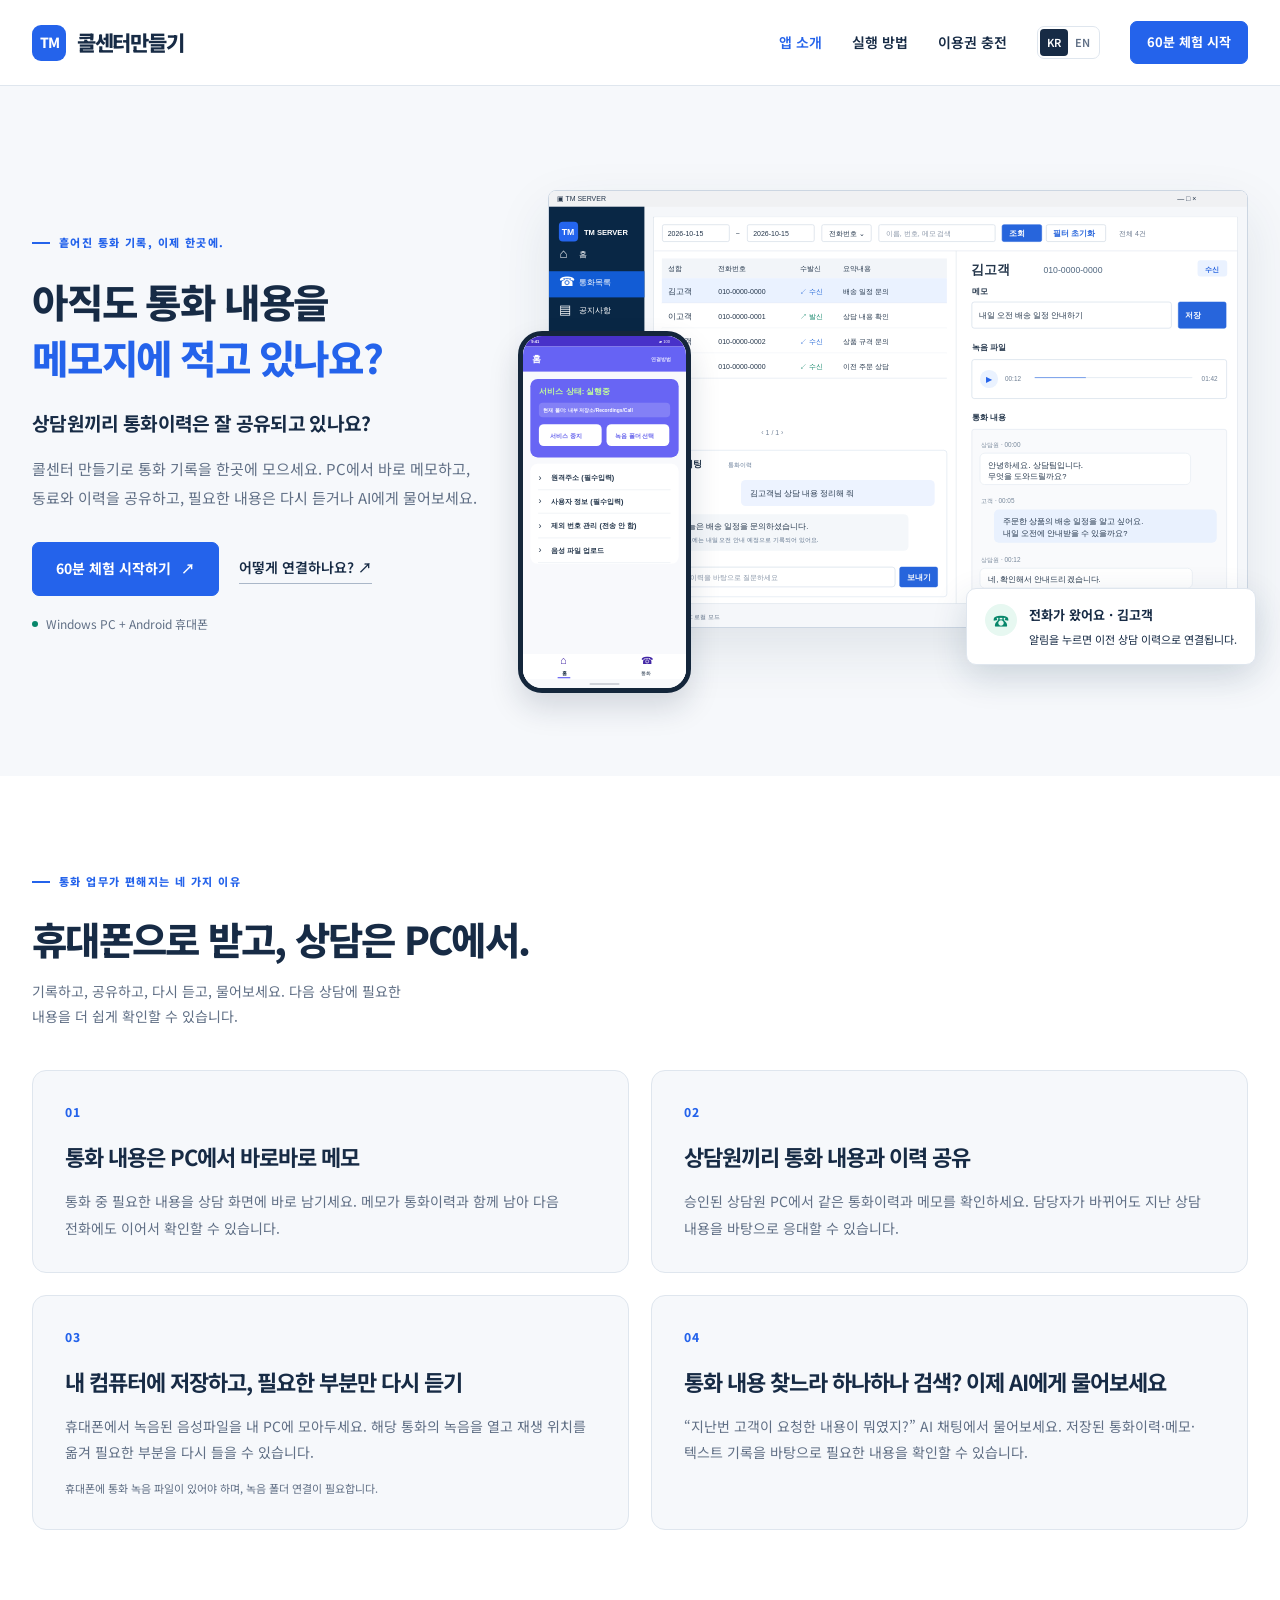
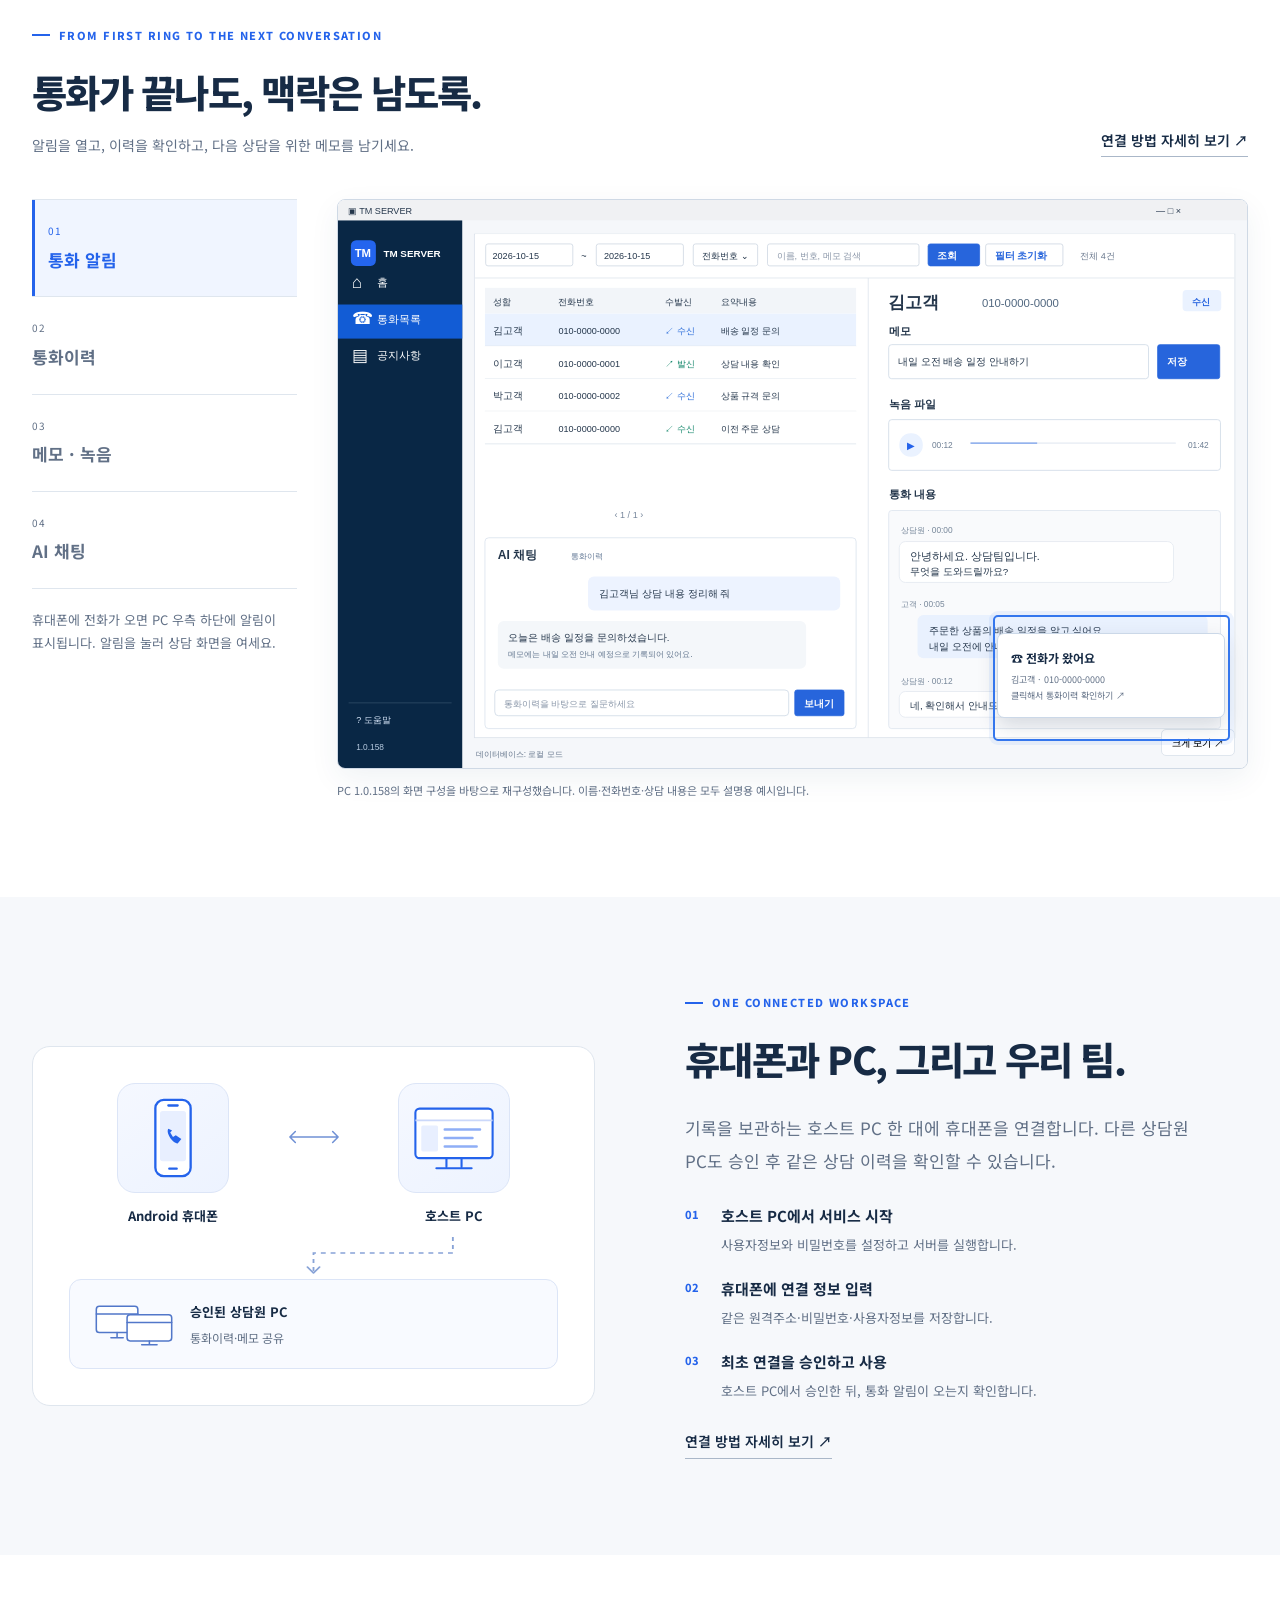
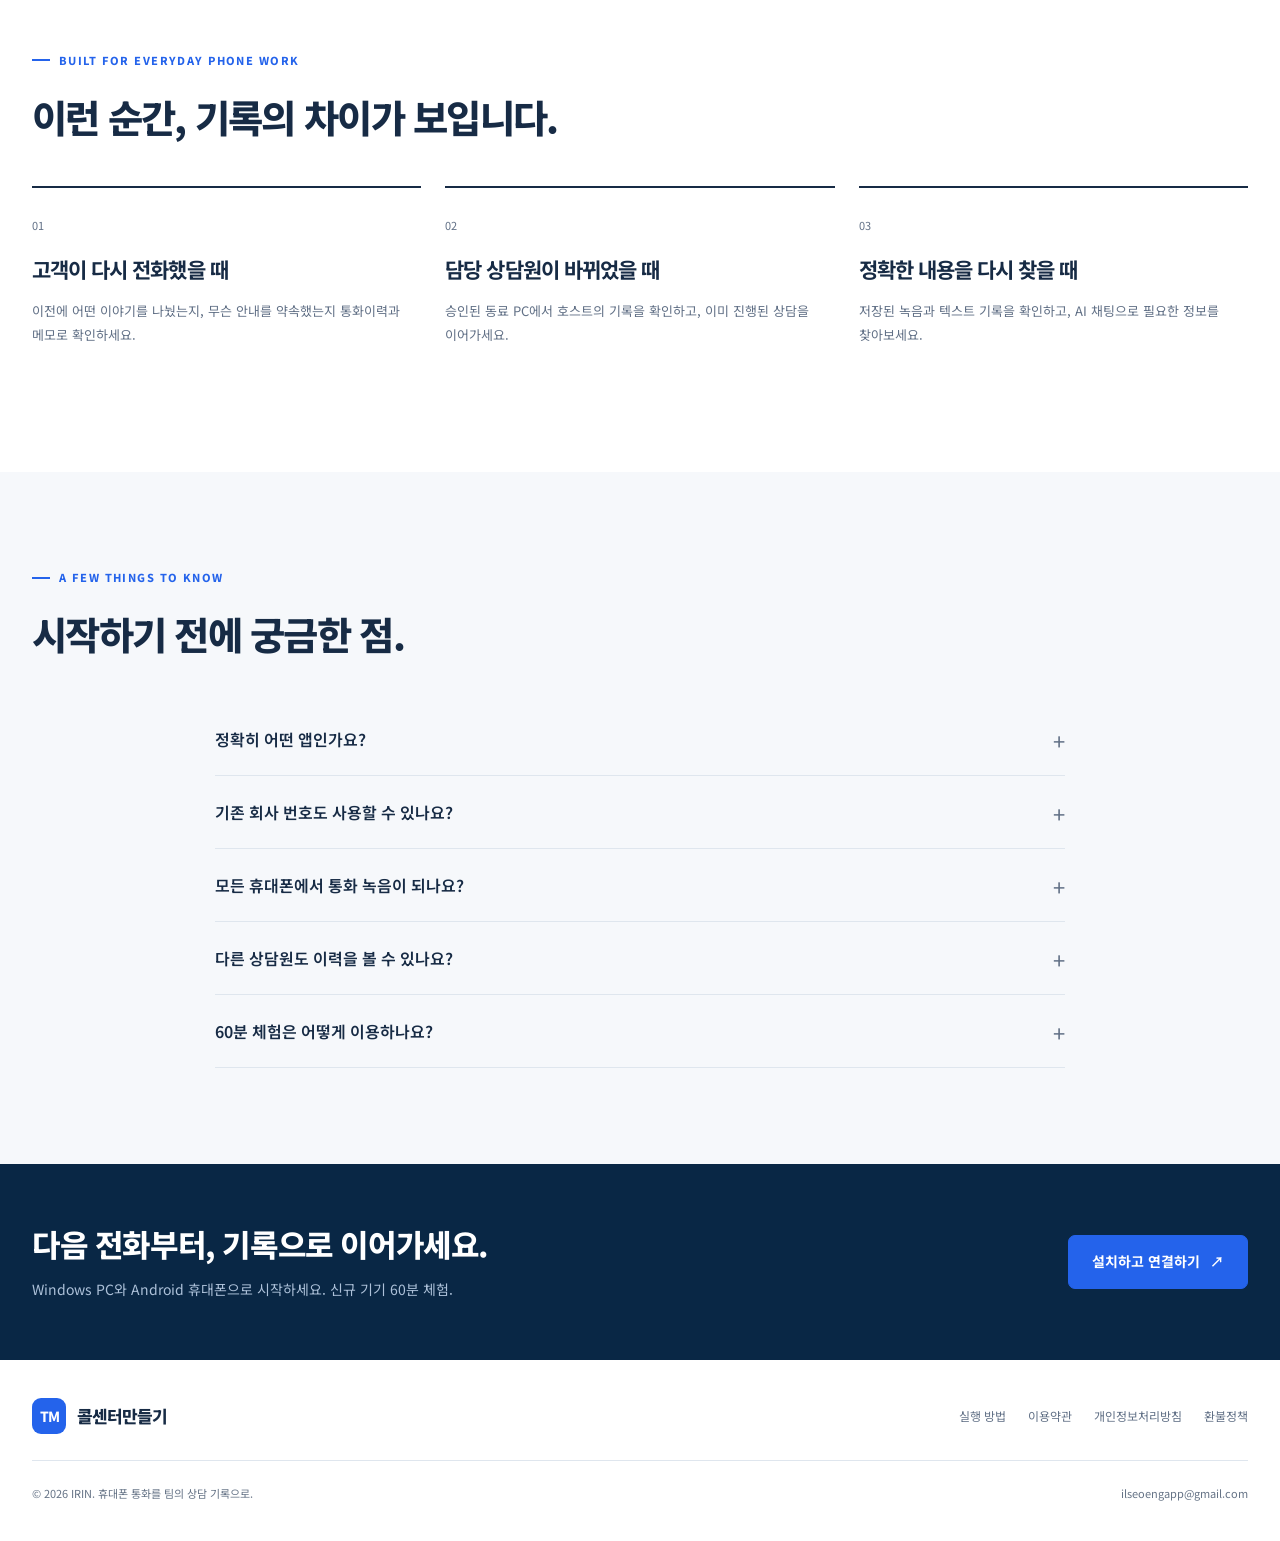
<file: index.html>
<!DOCTYPE html>
<html lang="ko">
 <head>
  <meta charset="utf-8"/>
  <meta content="width=device-width, initial-scale=1" name="viewport"/>
  <meta content="#092745" name="theme-color"/>
  <title>
   콜센터만들기 | 휴대폰으로 받고, PC에서 이어가는 상담
  </title>
  <meta content="Android 휴대폰 통화 알림, 통화이력과 메모, 녹음 다시 듣기, AI 채팅까지. Windows PC와 연결하고 상담원끼리 기록을 공유하세요. 신규 기기 60분 체험." name="description"/>
  <link href="https://ilseoeng.github.io/" rel="canonical"/>
  <meta content="콜센터만들기 | 휴대폰으로 받고, PC에서 이어가는 상담" property="og:title"/>
  <meta content="Android 휴대폰 통화 알림, 통화이력과 메모, 녹음 다시 듣기, AI 채팅까지. Windows PC와 연결하고 상담원끼리 기록을 공유하세요. 신규 기기 60분 체험." property="og:description"/>
  <meta content="website" property="og:type"/>
  <meta content="https://ilseoeng.github.io/" property="og:url"/>
  <link href="assets/favicon.svg" rel="icon" type="image/svg+xml"/>
  <link href="assets/site.css" rel="stylesheet"/>
  <script defer="" src="assets/site.js">
  </script>
 </head>
 <body>
  <a class="skip" href="#main">
   본문으로 바로가기
  </a>
  <header class="header">
   <div class="wrap header-inner">
    <a class="brand" href="index.html">
     <span aria-hidden="true" class="brand-mark">
      TM
     </span>
     <span data-i18n="brand">
      콜센터만들기
     </span>
    </a>
    <button aria-controls="site-nav" aria-expanded="false" aria-label="메뉴 열기" class="nav-toggle">
     ☰
    </button>
    <nav aria-label="주 메뉴" class="nav" id="site-nav">
     <a aria-current="page" href="index.html#features">
      <span data-i18n="nav.about">
       앱 소개
      </span>
     </a>
     <a href="start.html">
      <span data-i18n="nav.guide">
       실행 방법
      </span>
     </a>
     <a href="pricing.html">
      <span data-i18n="nav.topup">
       이용권 충전
      </span>
     </a>
     <div aria-label="Language" class="language">
      <button aria-pressed="true" data-language="ko">
       KR
      </button>
      <button aria-pressed="false" data-language="en">
       EN
      </button>
     </div>
     <a class="btn small" href="start.html#download">
      <span data-i18n="nav.cta">
       60분 체험 시작
      </span>
     </a>
    </nav>
   </div>
  </header>
  <main id="main">
   <section class="hero">
    <div class="wrap hero-grid">
     <div class="hero-copy">
      <div class="eyebrow" data-i18n="hero.eyebrow">
       흩어진 통화 기록, 이제 한곳에.
      </div>
      <h1>
       <span data-i18n="hero.h1">
        아직도 통화 내용을
       </span>
       <br/>
       <span class="accent" data-i18n="hero.h2">
        메모지에 적고 있나요?
       </span>
      </h1>
      <p class="hero-question" data-i18n="hero.question">
       상담원끼리 통화이력은 잘 공유되고 있나요?
      </p>
      <p class="lead" data-i18n="hero.desc">
       콜센터 만들기로 통화 기록을 한곳에 모으세요. PC에서 바로 메모하고, 동료와 이력을 공유하고, 필요한 내용은 다시 듣거나 AI에게 물어보세요.
      </p>
      <div class="hero-actions">
       <a class="btn" href="start.html#download">
        <span data-i18n="hero.cta">
         60분 체험 시작하기
        </span>
        <span aria-hidden="true">
         ↗
        </span>
       </a>
       <a class="text-link" href="start.html#pc">
        <span data-i18n="hero.link">
         어떻게 연결하나요? ↗
        </span>
       </a>
      </div>
      <div class="hero-platform">
       <span class="status-dot">
       </span>
       <span data-i18n="hero.platform">
        Windows PC + Android 휴대폰
       </span>
      </div>
     </div>
     <figure class="hero-visual" style="margin:0">
      <img alt="PC 통화목록. 통화이력, AI 채팅, 메모, 녹음 파일과 통화 내용이 한 화면에 배치됩니다." class="hero-desktop" fetchpriority="high" height="750" src="assets/screens/pc-calls.svg" width="1200"/>
      <div class="hero-phone">
       <img alt="연결된 Android 앱 홈 화면" height="870" src="assets/screens/mobile-home.svg" width="400"/>
      </div>
      <div class="hero-toast">
       <span aria-hidden="true" class="toast-icon">
        ☎
       </span>
       <div>
        <strong>
         <span data-i18n="hero.notice">
          전화가 왔어요 · 김고객
         </span>
        </strong>
        <span data-i18n="hero.notice.desc">
         알림을 누르면 이전 상담 이력으로 연결됩니다.
        </span>
       </div>
      </div>
      <figcaption class="visual-caption">
       <span data-i18n="hero.caption">
        최신 UI를 바탕으로 재구성 · 예시 데이터
       </span>
      </figcaption>
     </figure>
    </div>
   </section>
   <section class="section" id="features">
    <div class="wrap">
     <div class="section-head">
      <div>
       <div class="eyebrow" data-i18n="benefits.eye">통화 업무가 편해지는 네 가지 이유</div>
       <h2 data-i18n="benefits.title">휴대폰으로 받고, 상담은 PC에서.</h2>
       <p data-i18n="benefits.desc">기록하고, 공유하고, 다시 듣고, 물어보세요. 다음 상담에 필요한 내용을 더 쉽게 확인할 수 있습니다.</p>
      </div>
     </div>
     <div class="benefits-grid">
      <article class="benefit-card">
       <span class="benefit-number" aria-hidden="true">01</span>
       <h3 data-i18n="benefits.1">통화 내용은 PC에서 바로바로 메모</h3>
       <p data-i18n="benefits.1d">통화 중 필요한 내용을 상담 화면에 바로 남기세요. 메모가 통화이력과 함께 남아 다음 전화에도 이어서 확인할 수 있습니다.</p>
      </article>
      <article class="benefit-card">
       <span class="benefit-number" aria-hidden="true">02</span>
       <h3 data-i18n="benefits.2">상담원끼리 통화 내용과 이력 공유</h3>
       <p data-i18n="benefits.2d">승인된 상담원 PC에서 같은 통화이력과 메모를 확인하세요. 담당자가 바뀌어도 지난 상담 내용을 바탕으로 응대할 수 있습니다.</p>
      </article>
      <article class="benefit-card">
       <span class="benefit-number" aria-hidden="true">03</span>
       <h3 data-i18n="benefits.3">내 컴퓨터에 저장하고, 필요한 부분만 다시 듣기</h3>
       <p data-i18n="benefits.3d">휴대폰에서 녹음된 음성파일을 내 PC에 모아두세요. 해당 통화의 녹음을 열고 재생 위치를 옮겨 필요한 부분을 다시 들을 수 있습니다.</p>
       <small data-i18n="benefits.recording">휴대폰에 통화 녹음 파일이 있어야 하며, 녹음 폴더 연결이 필요합니다.</small>
      </article>
      <article class="benefit-card">
       <span class="benefit-number" aria-hidden="true">04</span>
       <h3 data-i18n="benefits.4">통화 내용 찾느라 하나하나 검색? 이제 AI에게 물어보세요</h3>
       <p data-i18n="benefits.4d">“지난번 고객이 요청한 내용이 뭐였지?” AI 채팅에서 물어보세요. 저장된 통화이력·메모·텍스트 기록을 바탕으로 필요한 내용을 확인할 수 있습니다.</p>
      </article>
     </div>
    </div>
   </section>
   <section class="section benefits-tour" id="walkthrough">
    <div class="wrap">
     <div class="section-head">
      <div>
       <div class="eyebrow" data-i18n="tour.eye">
        FROM FIRST RING TO THE NEXT CONVERSATION
       </div>
       <h2 data-i18n="tour.title">
        통화가 끝나도, 맥락은 남도록.
       </h2>
       <p data-i18n="tour.desc">
        알림을 열고, 이력을 확인하고, 다음 상담을 위한 메모를 남기세요.
       </p>
      </div>
      <a class="text-link" href="start.html">
       <span data-i18n="connect.link">
        연결 방법 자세히 보기 ↗
       </span>
      </a>
     </div>
     <div class="tour">
      <div class="tour-controls">
       <div aria-label="기능 흐름" class="tour-tabs" role="tablist">
        <button aria-controls="tour-panel" aria-selected="true" class="tour-tab" data-demo="notice" id="tab-notice" role="tab" tabindex="0">
         <span>
          01
         </span>
         <strong data-i18n="tour.1">
          통화 알림
         </strong>
        </button>
        <button aria-controls="tour-panel" aria-selected="false" class="tour-tab" data-demo="history" id="tab-history" role="tab" tabindex="-1">
         <span>
          02
         </span>
         <strong data-i18n="tour.2">
          통화이력
         </strong>
        </button>
        <button aria-controls="tour-panel" aria-selected="false" class="tour-tab" data-demo="memo" id="tab-memo" role="tab" tabindex="-1">
         <span>
          03
         </span>
         <strong data-i18n="tour.3">
          메모 · 녹음
         </strong>
        </button>
        <button aria-controls="tour-panel" aria-selected="false" class="tour-tab" data-demo="ai" id="tab-ai" role="tab" tabindex="-1">
         <span>
          04
         </span>
         <strong data-i18n="tour.4">
          AI 채팅
         </strong>
        </button>
       </div>
       <p aria-live="polite" class="tour-description" id="tour-description">
        휴대폰에 전화가 오면 PC 우측 하단에 알림이 표시됩니다. 알림을 눌러 상담 화면을 여세요.
       </p>
      </div>
      <div aria-labelledby="tab-notice" class="tour-screen" data-scene="notice" id="tour-panel" role="tabpanel">
       <div class="tour-viewport">
        <button aria-label="PC 통화목록 예시 화면 확대" class="screen-button screen-frame" data-zoom="">
         <img alt="PC 통화목록, 메모, 녹음 다시 듣기와 AI 채팅의 위치" height="750" loading="lazy" src="assets/screens/pc-calls.svg" width="1200"/>
         <span class="zoom-label">
          <span data-i18n="zoom">
           크게 보기 ↗
          </span>
         </span>
        </button>
        <button aria-label="통화 알림을 열어 통화이력 보기" class="tour-notification" type="button">
         <strong>
          ☎ 전화가 왔어요
         </strong>
         <span>
          김고객 · 010-0000-0000
         </span>
         <span>
          클릭해서 통화이력 확인하기 ↗
         </span>
        </button>
        <div class="tour-highlight">
        </div>
       </div>
       <p class="figure-note" data-i18n="tour.note">
        PC 1.0.158의 화면 구성을 바탕으로 재구성했습니다. 이름·전화번호·상담 내용은 모두 설명용 예시입니다.
       </p>
      </div>
     </div>
    </div>
   </section>
   <section class="section soft">
    <div class="wrap workflow">
     <div class="workflow-diagram">
      <div class="device-pair">
       <div class="device">
        <div class="device-icon" aria-hidden="true">
         <svg class="phone-icon" viewBox="0 0 56 88" fill="none"><rect x="9" y="3" width="38" height="82" rx="9" fill="#fff" stroke="currentColor" stroke-width="2.5"/><rect x="14" y="15" width="28" height="54" rx="3" fill="#e8efff"/><path d="M23 9h10M24 77h8" stroke="currentColor" stroke-width="2.5" stroke-linecap="round"/><path d="M23 34c-3 4 4 15 10 16l4-5-6-4-3 2-3-5 2-2-4-2Z" fill="currentColor"/></svg>
        </div>
        <span data-i18n="connect.phone">
         Android 휴대폰
        </span>
       </div>
       <svg aria-hidden="true" class="connection" viewBox="0 0 72 24" fill="none"><path d="M5 12h62M12 5l-7 7 7 7M60 5l7 7-7 7" stroke="currentColor" stroke-width="2" stroke-linecap="round" stroke-linejoin="round"/></svg>
       <div class="device">
        <div class="device-icon" aria-hidden="true">
         <svg class="pc-icon" viewBox="0 0 112 88" fill="none"><rect x="10" y="9" width="92" height="59" rx="5" fill="#fff" stroke="currentColor" stroke-width="2.5"/><path d="M10 23h92" stroke="#cbd8fa" stroke-width="2"/><rect x="17" y="29" width="20" height="31" rx="2" fill="#e8efff"/><path d="M45 34h42M45 44h33M45 54h38" stroke="#8faef6" stroke-width="3" stroke-linecap="round"/><path d="M47 68v10m18-10v10M35 80h42" stroke="currentColor" stroke-width="2.5" stroke-linecap="round"/></svg>
        </div>
        <span data-i18n="connect.host">
         호스트 PC
        </span>
       </div>
      </div>
      <div class="team-connector" aria-hidden="true"><svg viewBox="0 0 400 42" preserveAspectRatio="none" fill="none"><path d="M314 0v16H200v20" stroke="currentColor" stroke-width="1.5" stroke-dasharray="4 4"/><path d="m195 30 5 6 5-6" stroke="currentColor" stroke-width="1.5" stroke-linecap="round" stroke-linejoin="round"/></svg></div>
      <div class="team-line">
       <div class="agent-icons" aria-hidden="true">
        <svg viewBox="0 0 104 56" fill="none"><rect x="3" y="5" width="54" height="34" rx="4" fill="#fff" stroke="currentColor" stroke-width="2"/><path d="M3 15h54M22 46h16m-8-7v7" stroke="currentColor" stroke-width="2" stroke-linecap="round"/><rect x="43" y="16" width="58" height="34" rx="4" fill="#fff" stroke="currentColor" stroke-width="2"/><path d="M43 26h58M62 55h20m-10-5v5" stroke="currentColor" stroke-width="2" stroke-linecap="round"/></svg>
       </div>
       <span data-i18n="connect.agent">
        승인된 상담원 PC
       </span>
       <span class="team-share" data-i18n="connect.share">
        통화이력·메모 공유
       </span>
      </div>
     </div>
     <div>
      <div class="eyebrow" data-i18n="connect.eye">
       ONE CONNECTED WORKSPACE
      </div>
      <h2 data-i18n="connect.title">
       휴대폰과 PC, 그리고 우리 팀.
      </h2>
      <p class="lead" data-i18n="connect.desc">
       기록을 보관하는 호스트 PC 한 대에 휴대폰을 연결합니다. 다른 상담원 PC도 승인 후 같은 상담 이력을 확인할 수 있습니다.
      </p>
      <div class="steps-inline">
       <div>
        <span class="step-dot">
         01
        </span>
        <div>
         <strong data-i18n="connect.1">
          호스트 PC에서 서비스 시작
         </strong>
         <p data-i18n="connect.1d">
          사용자정보와 비밀번호를 설정하고 서버를 실행합니다.
         </p>
        </div>
       </div>
       <div>
        <span class="step-dot">
         02
        </span>
        <div>
         <strong data-i18n="connect.2">
          휴대폰에 연결 정보 입력
         </strong>
         <p data-i18n="connect.2d">
          같은 원격주소·비밀번호·사용자정보를 저장합니다.
         </p>
        </div>
       </div>
       <div>
        <span class="step-dot">
         03
        </span>
        <div>
         <strong data-i18n="connect.3">
          최초 연결을 승인하고 사용
         </strong>
         <p data-i18n="connect.3d">
          호스트 PC에서 승인한 뒤, 통화 알림이 오는지 확인합니다.
         </p>
        </div>
       </div>
      </div>
      <a class="text-link" href="start.html">
       <span data-i18n="connect.link">
        연결 방법 자세히 보기 ↗
       </span>
      </a>
     </div>
    </div>
   </section>
   <section class="section">
    <div class="wrap">
     <div class="section-head">
      <div>
       <div class="eyebrow" data-i18n="use.eye">
        BUILT FOR EVERYDAY PHONE WORK
       </div>
       <h2 data-i18n="use.title">
        이런 순간, 기록의 차이가 보입니다.
       </h2>
      </div>
     </div>
     <div class="use-cases">
      <article class="use-case">
       <div class="number">
        01
       </div>
       <h3 data-i18n="use.1">
        고객이 다시 전화했을 때
       </h3>
       <p data-i18n="use.1d">
        이전에 어떤 이야기를 나눴는지, 무슨 안내를 약속했는지 통화이력과 메모로 확인하세요.
       </p>
      </article>
      <article class="use-case">
       <div class="number">
        02
       </div>
       <h3 data-i18n="use.2">
        담당 상담원이 바뀌었을 때
       </h3>
       <p data-i18n="use.2d">
        승인된 동료 PC에서 호스트의 기록을 확인하고, 이미 진행된 상담을 이어가세요.
       </p>
      </article>
      <article class="use-case">
       <div class="number">
        03
       </div>
       <h3 data-i18n="use.3">
        정확한 내용을 다시 찾을 때
       </h3>
       <p data-i18n="use.3d">
        저장된 녹음과 텍스트 기록을 확인하고, AI 채팅으로 필요한 정보를 찾아보세요.
       </p>
      </article>
     </div>
    </div>
   </section>
   <section class="section soft">
    <div class="wrap">
     <div class="section-head">
      <div>
       <div class="eyebrow" data-i18n="faq.eye">
        A FEW THINGS TO KNOW
       </div>
       <h2 data-i18n="faq.title">
        시작하기 전에 궁금한 점.
       </h2>
      </div>
     </div>
     <div class="faq">
      <details>
       <summary>
        <span data-i18n="faq.1">
         정확히 어떤 앱인가요?
        </span>
       </summary>
       <p data-i18n="faq.1d">
        Android 휴대폰의 수발신 통화를 Windows PC의 알림·통화이력·메모와 연결하는 상담 관리 앱입니다. 녹음 파일이 있으면 다시 듣기와 텍스트 기록, AI를 활용한 내용 확인도 할 수 있습니다. 실제 전화는 휴대폰으로 받습니다.
       </p>
      </details>
      <details>
       <summary>
        <span data-i18n="faq.2">
         기존 회사 번호도 사용할 수 있나요?
        </span>
       </summary>
       <p data-i18n="faq.2d">
        회사·매장 번호를 업무용 Android 휴대폰으로 착신전환해 받는 방식으로 사용할 수 있습니다. 착신전환은 이용 중인 통신사에서 별도로 설정하세요. 휴대폰 번호로 직접 걸고 받는 통화도 연결할 수 있습니다.
       </p>
      </details>
      <details>
       <summary>
        <span data-i18n="faq.3">
         모든 휴대폰에서 통화 녹음이 되나요?
        </span>
       </summary>
       <p data-i18n="faq.3d">
        통화 녹음 지원 여부는 휴대폰과 기본 전화 앱에 따라 다릅니다. 녹음을 지원하는 환경에서 통화 녹음이 저장되는 폴더를 선택하세요. 녹음 다시 듣기와 텍스트 기록은 해당 녹음 파일이 있어야 사용할 수 있습니다.
       </p>
      </details>
      <details>
       <summary>
        <span data-i18n="faq.4">
         다른 상담원도 이력을 볼 수 있나요?
        </span>
       </summary>
       <p data-i18n="faq.4d">
        추가 상담원 PC에 프로그램을 설치하고 클라이언트 탭에서 호스트 PC로 연결합니다. 최초 접속은 호스트 PC에서 승인해야 하며, 기록을 제공하는 호스트 PC가 실행 중이어야 합니다.
       </p>
      </details>
      <details>
       <summary>
        <span data-i18n="faq.5">
         60분 체험은 어떻게 이용하나요?
        </span>
       </summary>
       <p data-i18n="faq.5d">
        신규 등록 대상 기기에 60분 체험 시간이 제공됩니다. 이미 사용한 기기를 재설치해도 시간이 새로 지급되지는 않습니다. 이후에는 이용권을 충전해 사용하세요.
       </p>
      </details>
     </div>
    </div>
   </section>
   <section class="cta">
    <div class="wrap cta-inner">
     <div>
      <h2 data-i18n="cta.title">
       다음 전화부터, 기록으로 이어가세요.
      </h2>
      <p data-i18n="cta.desc">
       Windows PC와 Android 휴대폰으로 시작하세요. 신규 기기 60분 체험.
      </p>
     </div>
     <a class="btn" href="start.html#download">
      <span data-i18n="cta.button">
       설치하고 연결하기
      </span>
      <span aria-hidden="true">
       ↗
      </span>
     </a>
    </div>
   </section>
  </main>
  <footer class="footer">
   <div class="wrap">
    <div class="footer-top">
     <a class="brand" href="index.html">
      <span aria-hidden="true" class="brand-mark">
       TM
      </span>
      <span data-i18n="brand">
       콜센터만들기
      </span>
     </a>
     <div class="footer-links">
      <a href="start.html">
       <span data-i18n="footer.guide">
        실행 방법
       </span>
      </a>
      <a href="terms.html">
       <span data-i18n="footer.terms">
        이용약관
       </span>
      </a>
      <a href="privacy.html">
       <span data-i18n="footer.privacy">
        개인정보처리방침
       </span>
      </a>
      <a href="refund.html">
       <span data-i18n="footer.refund">
        환불정책
       </span>
      </a>
     </div>
    </div>
    <div class="footer-bottom">
     <span>
      © 2026 IRIN.
      <span data-i18n="footer.tagline">
       휴대폰 통화를 팀의 상담 기록으로.
      </span>
     </span>
     <a href="mailto:ilseoengapp@gmail.com">
      ilseoengapp@gmail.com
     </a>
    </div>
   </div>
  </footer>
  <dialog aria-labelledby="dialog-title" class="screen-dialog" id="screen-dialog">
   <div class="dialog-top">
    <strong id="dialog-title">
    </strong>
    <button aria-label="확대 화면 닫기" class="dialog-close">
     ×
    </button>
   </div>
   <img alt="" class="dialog-image" src="assets/screens/pc-server.svg"/>
  </dialog>
 </body>
</html>
</file>
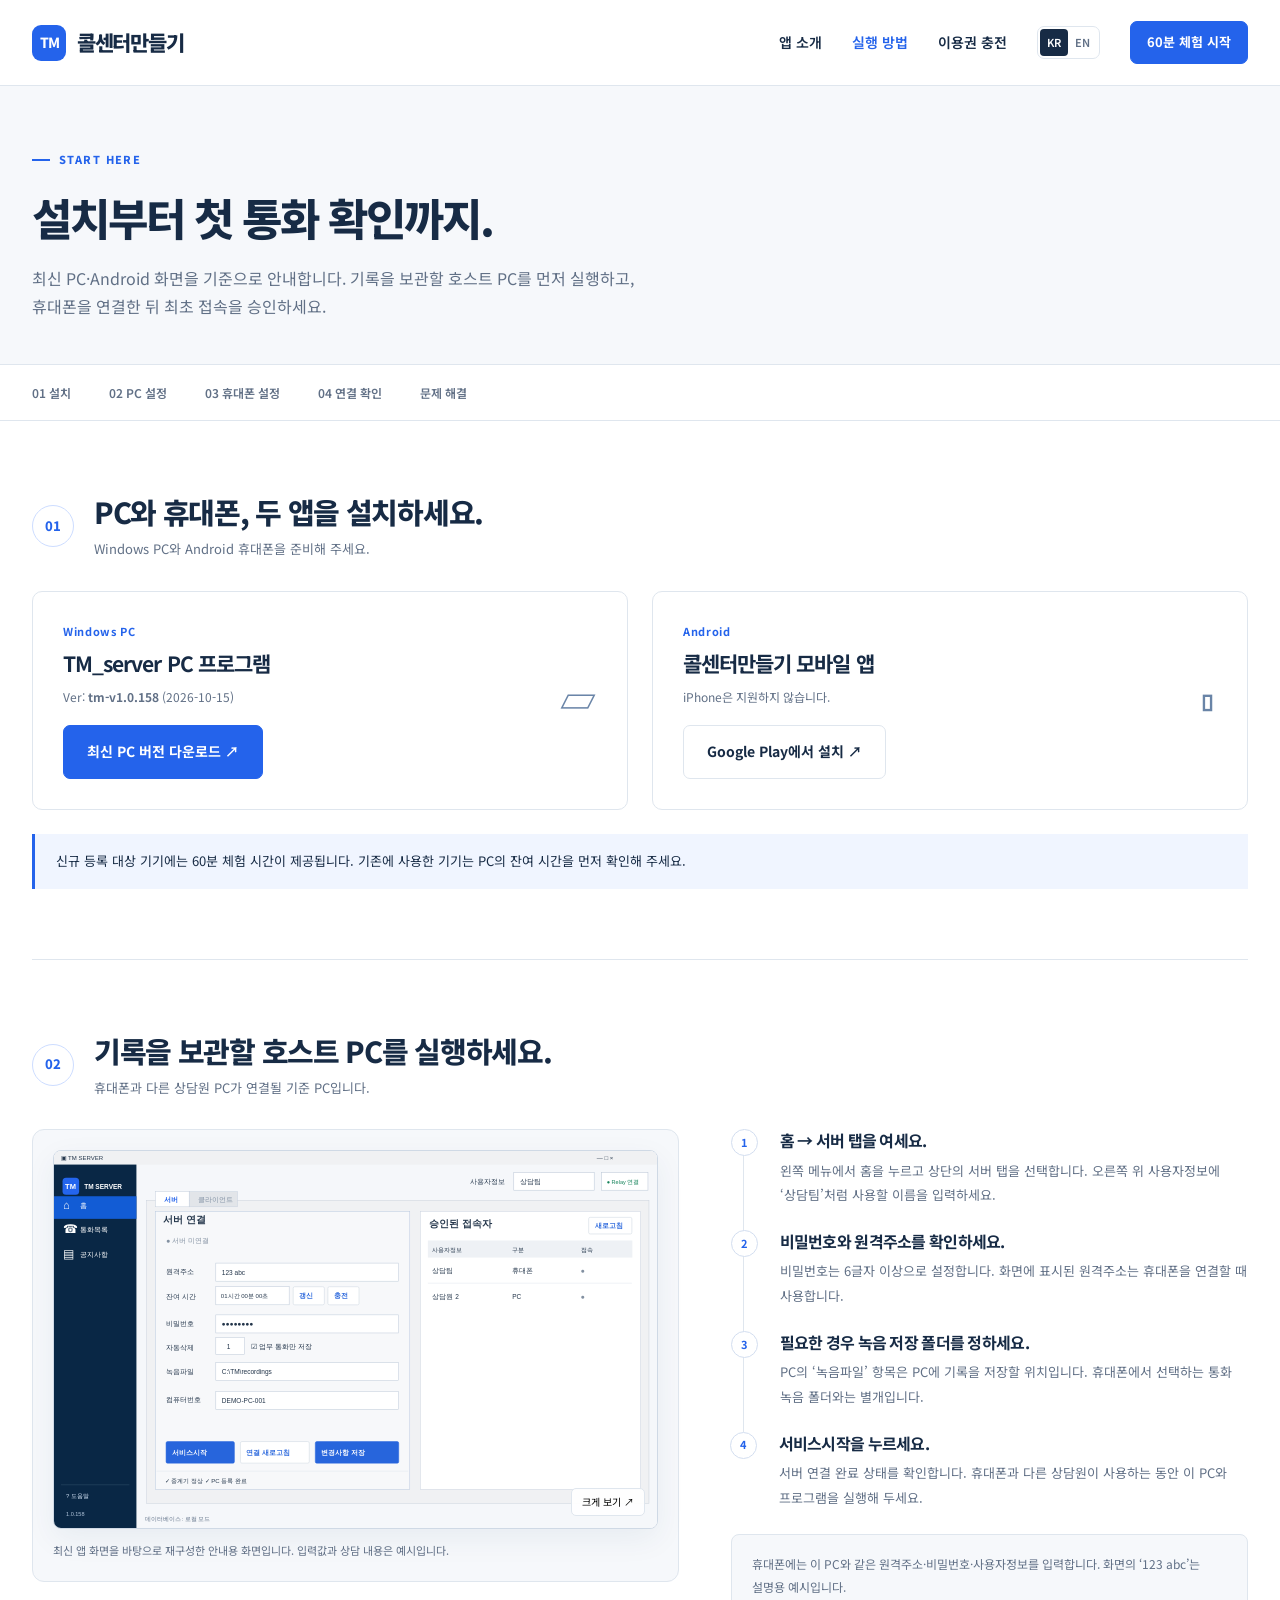
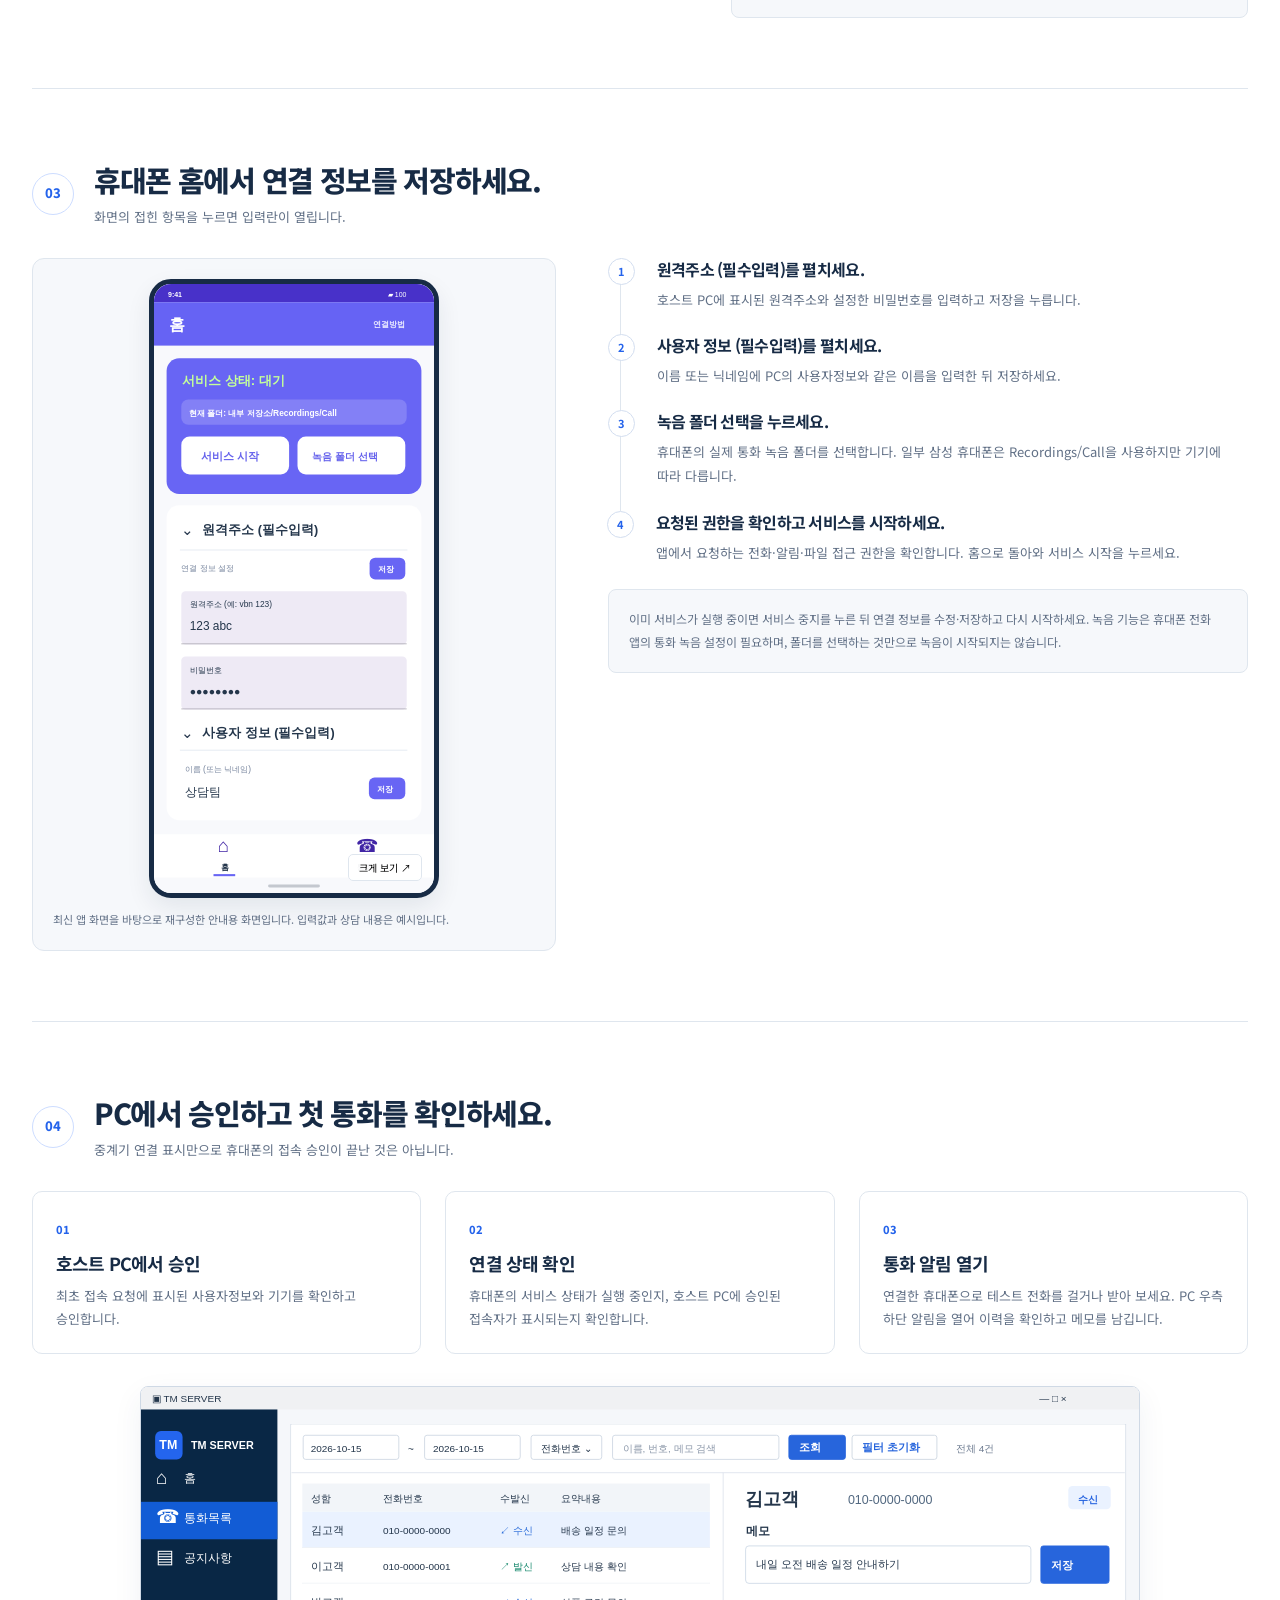
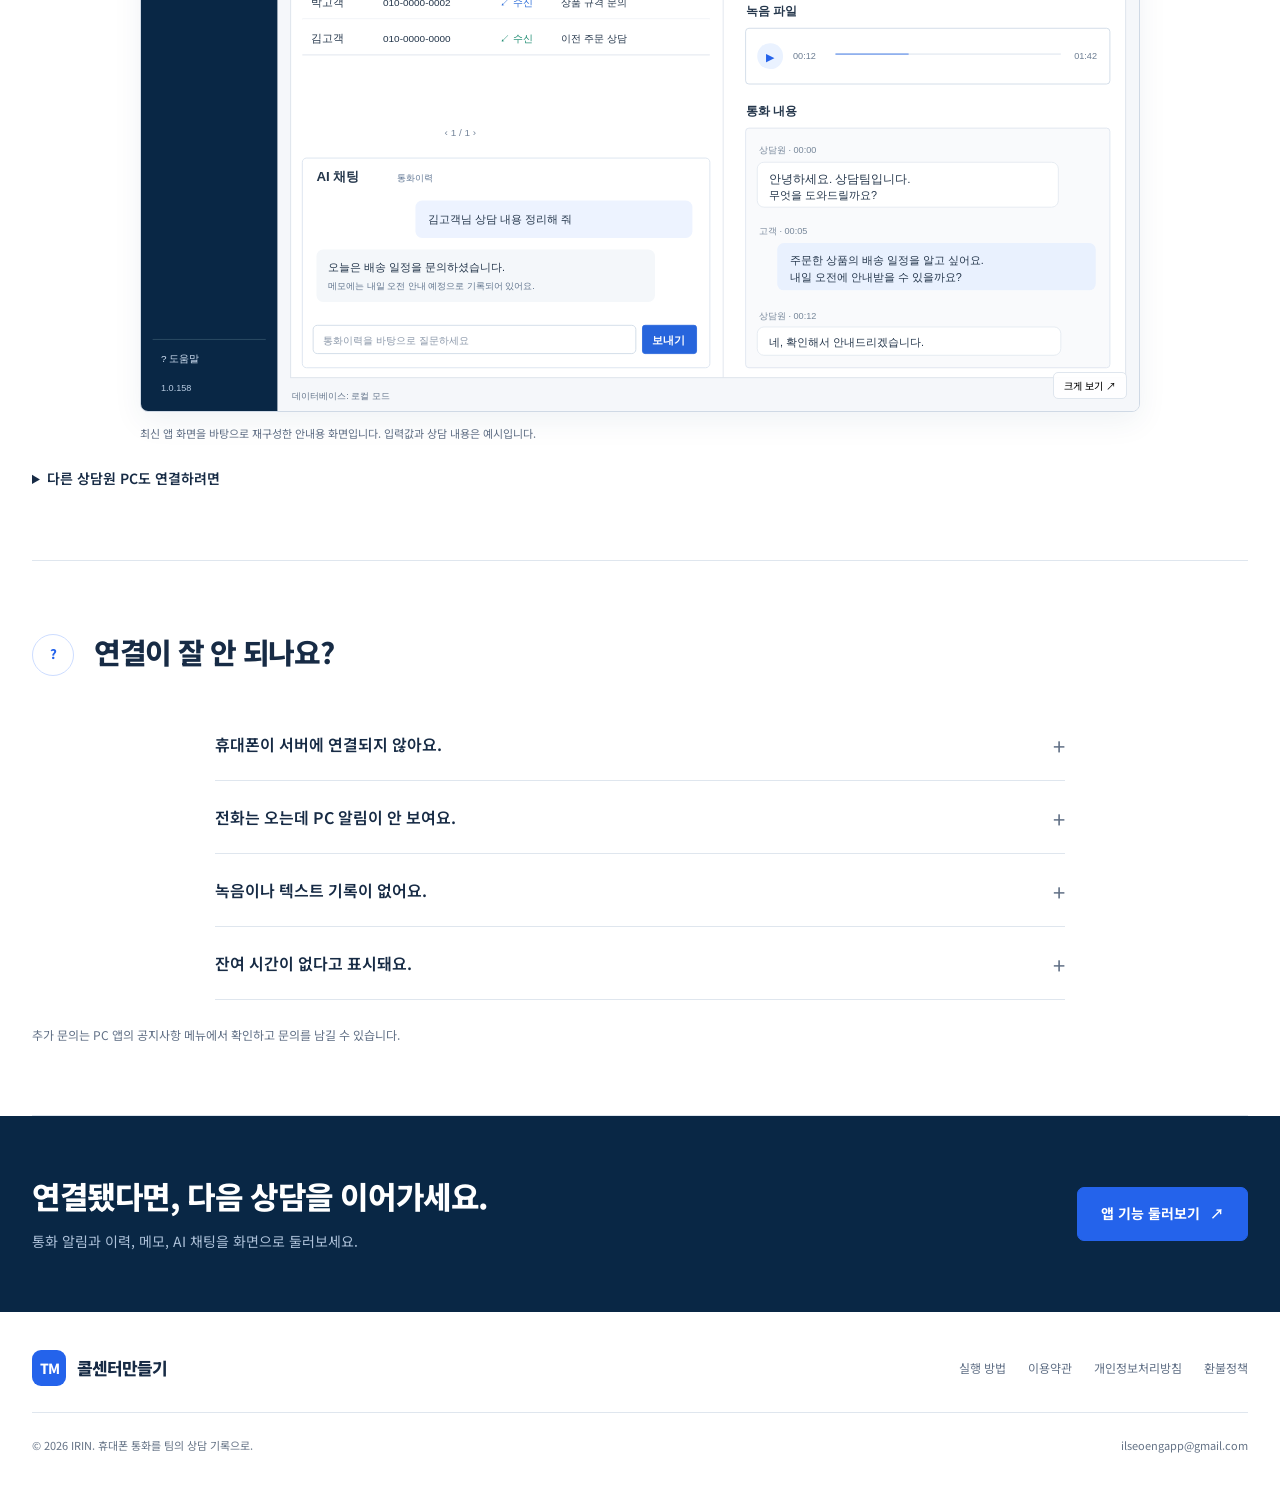
<file: start.html>
<!DOCTYPE html>
<html lang="ko">
 <head>
  <meta charset="utf-8"/>
  <meta content="width=device-width, initial-scale=1" name="viewport"/>
  <meta content="#092745" name="theme-color"/>
  <title>
   실행 방법 | 콜센터만들기
  </title>
  <meta content="최신 TM_server PC와 Android 앱의 설치, 서버 설정, 원격주소와 사용자 정보 입력, 녹음 폴더 선택, 최초 연결 승인까지 화면으로 안내합니다." name="description"/>
  <link href="https://ilseoeng.github.io/start.html" rel="canonical"/>
  <meta content="실행 방법 | 콜센터만들기" property="og:title"/>
  <meta content="최신 TM_server PC와 Android 앱의 설치, 서버 설정, 원격주소와 사용자 정보 입력, 녹음 폴더 선택, 최초 연결 승인까지 화면으로 안내합니다." property="og:description"/>
  <meta content="website" property="og:type"/>
  <meta content="https://ilseoeng.github.io/start.html" property="og:url"/>
  <link href="assets/favicon.svg" rel="icon" type="image/svg+xml"/>
  <link href="assets/site.css" rel="stylesheet"/>
  <script defer="" src="assets/site.js">
  </script>
 </head>
 <body>
  <a class="skip" href="#main">
   본문으로 바로가기
  </a>
  <header class="header">
   <div class="wrap header-inner">
    <a class="brand" href="index.html">
     <span aria-hidden="true" class="brand-mark">
      TM
     </span>
     <span data-i18n="brand">
      콜센터만들기
     </span>
    </a>
    <button aria-controls="site-nav" aria-expanded="false" aria-label="메뉴 열기" class="nav-toggle">
     ☰
    </button>
    <nav aria-label="주 메뉴" class="nav" id="site-nav">
     <a href="index.html#features">
      <span data-i18n="nav.about">
       앱 소개
      </span>
     </a>
     <a aria-current="page" href="start.html">
      <span data-i18n="nav.guide">
       실행 방법
      </span>
     </a>
     <a href="pricing.html">
      <span data-i18n="nav.topup">
       이용권 충전
      </span>
     </a>
     <div aria-label="Language" class="language">
      <button aria-pressed="true" data-language="ko">
       KR
      </button>
      <button aria-pressed="false" data-language="en">
       EN
      </button>
     </div>
     <a class="btn small" href="start.html#download">
      <span data-i18n="nav.cta">
       60분 체험 시작
      </span>
     </a>
    </nav>
   </div>
  </header>
  <main id="main">
   <section class="guide-intro">
    <div class="wrap">
     <div class="eyebrow" data-i18n="guide.eye">
      START HERE
     </div>
     <h1 data-i18n="guide.title">
      설치부터 첫 통화 확인까지.
     </h1>
     <p data-i18n="guide.desc">
      최신 PC·Android 화면을 기준으로 안내합니다. 기록을 보관할 호스트 PC를 먼저 실행하고, 휴대폰을 연결한 뒤 최초 접속을 승인하세요.
     </p>
    </div>
   </section>
   <nav aria-label="실행 방법 단계" class="guide-nav">
    <div class="wrap">
     <a href="#download">
      <span data-i18n="guide.install">
       01 설치
      </span>
     </a>
     <a href="#pc">
      <span data-i18n="guide.pc">
       02 PC 설정
      </span>
     </a>
     <a href="#phone">
      <span data-i18n="guide.phone">
       03 휴대폰 설정
      </span>
     </a>
     <a href="#check">
      <span data-i18n="guide.check">
       04 연결 확인
      </span>
     </a>
     <a href="#help">
      <span data-i18n="guide.help">
       문제 해결
      </span>
     </a>
    </div>
   </nav>
   <div class="wrap">
    <section class="guide-section" id="download">
     <div class="guide-heading">
      <span>
       01
      </span>
      <div>
       <h2 data-i18n="guide.1">
        PC와 휴대폰, 두 앱을 설치하세요.
       </h2>
       <p data-i18n="guide.1d">
        Windows PC와 Android 휴대폰을 준비해 주세요.
       </p>
      </div>
     </div>
     <div class="downloads">
      <article class="download">
       <div>
        <div class="os" data-i18n="guide.win">
         Windows PC
        </div>
        <h3 data-i18n="guide.pc.title">
         TM_server PC 프로그램
        </h3>
        <div class="fine" id="version-text">
         Ver:
         <strong>
          tm-v1.0.158
         </strong>
         (2026-10-15)
        </div>
        <a class="btn" data-i18n="guide.download" href="https://github.com/ilseoeng/ilseoeng.github.io/releases/download/tm-v1.0.158/Tm_setup.msi" id="download-btn">
         최신 PC 버전 다운로드 ↗
        </a>
       </div>
       <span aria-hidden="true" class="download-icon">
        ▱
       </span>
      </article>
      <article class="download">
       <div>
        <div class="os" data-i18n="guide.android">
         Android
        </div>
        <h3 data-i18n="guide.phone.title">
         콜센터만들기 모바일 앱
        </h3>
        <p class="fine" data-i18n="guide.mobile.note">
         iPhone은 지원하지 않습니다.
        </p>
        <a class="btn btn-secondary" href="https://play.google.com/store/apps/details?id=com.companyname.app_test" rel="noopener noreferrer" target="_blank">
         <span data-i18n="guide.play">
          Google Play에서 설치 ↗
         </span>
        </a>
       </div>
       <span aria-hidden="true" class="download-icon">
        ▯
       </span>
      </article>
     </div>
     <p class="trial-note" data-i18n="guide.trial">
      신규 등록 대상 기기에는 60분 체험 시간이 제공됩니다. 기존에 사용한 기기는 PC의 잔여 시간을 먼저 확인해 주세요.
     </p>
    </section>
    <section class="guide-section" id="pc">
     <div class="guide-heading">
      <span>
       02
      </span>
      <div>
       <h2 data-i18n="guide.2">
        기록을 보관할 호스트 PC를 실행하세요.
       </h2>
       <p data-i18n="guide.2d">
        휴대폰과 다른 상담원 PC가 연결될 기준 PC입니다.
       </p>
      </div>
     </div>
     <div class="guide-grid">
      <div class="guide-shot">
       <figure style="margin:0">
        <button aria-label="최신 PC 홈 서버 설정 화면 확대" class="screen-button screen-frame" data-zoom="">
         <img alt="최신 PC 홈 서버 설정 화면" height="750" loading="lazy" src="assets/screens/pc-server.svg" width="1200"/>
         <span class="zoom-label">
          <span data-i18n="zoom">
           크게 보기 ↗
          </span>
         </span>
        </button>
        <figcaption class="figure-note">
         <span data-i18n="guide.figure.pc">
          최신 앱 화면을 바탕으로 재구성한 안내용 화면입니다. 입력값과 상담 내용은 예시입니다.
         </span>
        </figcaption>
       </figure>
      </div>
      <div class="guide-copy">
       <div class="instructions">
        <div class="instruction">
         <h3 data-i18n="pc.1">
          홈 → 서버 탭을 여세요.
         </h3>
         <p data-i18n="pc.1d">
          왼쪽 메뉴에서 홈을 누르고 상단의 서버 탭을 선택합니다. 오른쪽 위 사용자정보에 ‘상담팀’처럼 사용할 이름을 입력하세요.
         </p>
        </div>
        <div class="instruction">
         <h3 data-i18n="pc.2">
          비밀번호와 원격주소를 확인하세요.
         </h3>
         <p data-i18n="pc.2d">
          비밀번호는 6글자 이상으로 설정합니다. 화면에 표시된 원격주소는 휴대폰을 연결할 때 사용합니다.
         </p>
        </div>
        <div class="instruction">
         <h3 data-i18n="pc.3">
          필요한 경우 녹음 저장 폴더를 정하세요.
         </h3>
         <p data-i18n="pc.3d">
          PC의 ‘녹음파일’ 항목은 PC에 기록을 저장할 위치입니다. 휴대폰에서 선택하는 통화 녹음 폴더와는 별개입니다.
         </p>
        </div>
        <div class="instruction">
         <h3 data-i18n="pc.4">
          서비스시작을 누르세요.
         </h3>
         <p data-i18n="pc.4d">
          서버 연결 완료 상태를 확인합니다. 휴대폰과 다른 상담원이 사용하는 동안 이 PC와 프로그램을 실행해 두세요.
         </p>
        </div>
       </div>
       <p class="note-box" data-i18n="pc.note">
        휴대폰에는 이 PC와 같은 원격주소·비밀번호·사용자정보를 입력합니다. 화면의 ‘123 abc’는 설명용 예시입니다.
       </p>
      </div>
     </div>
    </section>
    <section class="guide-section" id="phone">
     <div class="guide-heading">
      <span>
       03
      </span>
      <div>
       <h2 data-i18n="guide.3">
        휴대폰 홈에서 연결 정보를 저장하세요.
       </h2>
       <p data-i18n="guide.3d">
        화면의 접힌 항목을 누르면 입력란이 열립니다.
       </p>
      </div>
     </div>
     <div class="guide-grid phone-grid">
      <div class="guide-shot">
       <figure style="margin:0">
        <button aria-label="Android 원격주소 및 사용자 정보 설정 화면 확대" class="screen-button phone-figure" data-zoom="">
         <img alt="Android 원격주소 및 사용자 정보 설정 화면" height="870" loading="lazy" src="assets/screens/mobile-settings.svg" width="400"/>
         <span class="zoom-label">
          <span data-i18n="zoom">
           크게 보기 ↗
          </span>
         </span>
        </button>
        <figcaption class="figure-note">
         <span data-i18n="guide.figure.phone">
          최신 앱 화면을 바탕으로 재구성한 안내용 화면입니다. 입력값과 상담 내용은 예시입니다.
         </span>
        </figcaption>
       </figure>
      </div>
      <div class="guide-copy">
       <div class="instructions">
        <div class="instruction">
         <h3 data-i18n="phone.1">
          원격주소 (필수입력)를 펼치세요.
         </h3>
         <p data-i18n="phone.1d">
          호스트 PC에 표시된 원격주소와 설정한 비밀번호를 입력하고 저장을 누릅니다.
         </p>
        </div>
        <div class="instruction">
         <h3 data-i18n="phone.2">
          사용자 정보 (필수입력)를 펼치세요.
         </h3>
         <p data-i18n="phone.2d">
          이름 또는 닉네임에 PC의 사용자정보와 같은 이름을 입력한 뒤 저장하세요.
         </p>
        </div>
        <div class="instruction">
         <h3 data-i18n="phone.3">
          녹음 폴더 선택을 누르세요.
         </h3>
         <p data-i18n="phone.3d">
          휴대폰의 실제 통화 녹음 폴더를 선택합니다. 일부 삼성 휴대폰은 Recordings/Call을 사용하지만 기기에 따라 다릅니다.
         </p>
        </div>
        <div class="instruction">
         <h3 data-i18n="phone.4">
          요청된 권한을 확인하고 서비스를 시작하세요.
         </h3>
         <p data-i18n="phone.4d">
          앱에서 요청하는 전화·알림·파일 접근 권한을 확인합니다. 홈으로 돌아와 서비스 시작을 누르세요.
         </p>
        </div>
       </div>
       <p class="note-box" data-i18n="phone.note">
        이미 서비스가 실행 중이면 서비스 중지를 누른 뒤 연결 정보를 수정·저장하고 다시 시작하세요. 녹음 기능은 휴대폰 전화 앱의 통화 녹음 설정이 필요하며, 폴더를 선택하는 것만으로 녹음이 시작되지는 않습니다.
       </p>
      </div>
     </div>
    </section>
    <section class="guide-section" id="check">
     <div class="guide-heading">
      <span>
       04
      </span>
      <div>
       <h2 data-i18n="guide.4">
        PC에서 승인하고 첫 통화를 확인하세요.
       </h2>
       <p data-i18n="guide.4d">
        중계기 연결 표시만으로 휴대폰의 접속 승인이 끝난 것은 아닙니다.
       </p>
      </div>
     </div>
     <div class="success-flow">
      <article class="success-step">
       <span>
        01
       </span>
       <h3 data-i18n="check.1">
        호스트 PC에서 승인
       </h3>
       <p data-i18n="check.1d">
        최초 접속 요청에 표시된 사용자정보와 기기를 확인하고 승인합니다.
       </p>
      </article>
      <article class="success-step">
       <span>
        02
       </span>
       <h3 data-i18n="check.2">
        연결 상태 확인
       </h3>
       <p data-i18n="check.2d">
        휴대폰의 서비스 상태가 실행 중인지, 호스트 PC에 승인된 접속자가 표시되는지 확인합니다.
       </p>
      </article>
      <article class="success-step">
       <span>
        03
       </span>
       <h3 data-i18n="check.3">
        통화 알림 열기
       </h3>
       <p data-i18n="check.3d">
        연결한 휴대폰으로 테스트 전화를 걸거나 받아 보세요. PC 우측 하단 알림을 열어 이력을 확인하고 메모를 남깁니다.
       </p>
      </article>
     </div>
     <div class="guide-call">
      <figure style="margin:0">
       <button aria-label="통화 알림을 연 후 확인하는 통화이력과 상담 화면 확대" class="screen-button screen-frame" data-zoom="">
        <img alt="통화 알림을 연 후 확인하는 통화이력과 상담 화면" height="750" loading="lazy" src="assets/screens/pc-calls.svg" width="1200"/>
        <span class="zoom-label">
         <span data-i18n="zoom">
          크게 보기 ↗
         </span>
        </span>
       </button>
       <figcaption class="figure-note">
        <span data-i18n="check.note">
         최신 앱 화면을 바탕으로 재구성한 안내용 화면입니다. 입력값과 상담 내용은 예시입니다.
        </span>
       </figcaption>
      </figure>
     </div>
     <details class="team-detail">
      <summary>
       <span data-i18n="team.title">
        다른 상담원 PC도 연결하려면
       </span>
      </summary>
      <div class="guide-grid">
       <div class="guide-shot">
        <figure style="margin:0">
         <button aria-label="추가 상담원 PC의 클라이언트 연결 화면 확대" class="screen-button screen-frame" data-zoom="">
          <img alt="추가 상담원 PC의 클라이언트 연결 화면" height="750" loading="lazy" src="assets/screens/pc-client.svg" width="1200"/>
          <span class="zoom-label">
           <span data-i18n="zoom">
            크게 보기 ↗
           </span>
          </span>
         </button>
         <figcaption class="figure-note">
          <span data-i18n="hero.caption">
           최신 앱 화면을 바탕으로 재구성한 안내용 화면입니다. 입력값과 상담 내용은 예시입니다.
          </span>
         </figcaption>
        </figure>
       </div>
       <div>
        <ul class="check-list">
         <li data-i18n="team.1">
          추가 PC에서 홈 → 클라이언트 탭을 엽니다.
         </li>
         <li data-i18n="team.2">
          호스트의 원격주소·비밀번호와 해당 상담원의 사용자정보를 입력합니다.
         </li>
         <li data-i18n="team.3">
          서버 연결을 누르고, 호스트 PC에서 새 기기의 접속을 승인합니다.
         </li>
         <li data-i18n="team.4">
          이력을 제공하는 호스트 PC를 계속 실행해 두세요.
         </li>
        </ul>
       </div>
      </div>
     </details>
    </section>
    <section class="guide-section" id="help">
     <div class="guide-heading">
      <span>
       ?
      </span>
      <div>
       <h2 data-i18n="help.title">
        연결이 잘 안 되나요?
       </h2>
       <p data-i18n="help.titled">
       </p>
      </div>
     </div>
     <div class="faq">
      <details>
       <summary>
        <span data-i18n="help.1">
         휴대폰이 서버에 연결되지 않아요.
        </span>
       </summary>
       <p data-i18n="help.1d">
        호스트 PC의 서비스가 실행 중인지, 원격주소와 비밀번호가 맞는지, PC에서 최초 접속을 승인했는지 확인하세요.
       </p>
      </details>
      <details>
       <summary>
        <span data-i18n="help.2">
         전화는 오는데 PC 알림이 안 보여요.
        </span>
       </summary>
       <p data-i18n="help.2d">
        PC와 휴대폰의 사용자정보가 같은지 확인하세요. 모바일 서비스가 실행 중인지, 앱이 요청한 전화·알림 권한이 허용되어 있는지도 확인합니다.
       </p>
      </details>
      <details>
       <summary>
        <span data-i18n="help.3">
         녹음이나 텍스트 기록이 없어요.
        </span>
       </summary>
       <p data-i18n="help.3d">
        휴대폰에 실제 녹음 파일이 저장되는지, 선택한 폴더가 맞는지 확인하세요. ‘Wi-Fi 시에만 업로드’가 켜져 있으면 Wi-Fi 연결도 확인해 주세요.
       </p>
      </details>
      <details>
       <summary>
        <span data-i18n="help.4">
         잔여 시간이 없다고 표시돼요.
        </span>
       </summary>
       <p data-i18n="help.4d">
        PC 앱에서 충전을 눌러 인증된 페이지에서 이용권을 선택하세요. 결제가 끝나면 잔여 시간의 갱신 버튼을 누릅니다.
       </p>
      </details>
     </div>
     <p class="guide-assumptions" data-i18n="help.support">
      추가 문의는 PC 앱의 공지사항 메뉴에서 확인하고 문의를 남길 수 있습니다.
     </p>
    </section>
   </div>
   <section class="cta">
    <div class="wrap cta-inner">
     <div>
      <h2 data-i18n="guide.final.title">
       연결됐다면, 다음 상담을 이어가세요.
      </h2>
      <p data-i18n="guide.final.desc">
       통화 알림과 이력, 메모, AI 채팅을 화면으로 둘러보세요.
      </p>
     </div>
     <a class="btn" href="index.html#features">
      <span data-i18n="guide.final.cta">
       앱 기능 둘러보기
      </span>
      <span aria-hidden="true">
       ↗
      </span>
     </a>
    </div>
   </section>
  </main>
  <footer class="footer">
   <div class="wrap">
    <div class="footer-top">
     <a class="brand" href="index.html">
      <span aria-hidden="true" class="brand-mark">
       TM
      </span>
      <span data-i18n="brand">
       콜센터만들기
      </span>
     </a>
     <div class="footer-links">
      <a href="start.html">
       <span data-i18n="footer.guide">
        실행 방법
       </span>
      </a>
      <a href="terms.html">
       <span data-i18n="footer.terms">
        이용약관
       </span>
      </a>
      <a href="privacy.html">
       <span data-i18n="footer.privacy">
        개인정보처리방침
       </span>
      </a>
      <a href="refund.html">
       <span data-i18n="footer.refund">
        환불정책
       </span>
      </a>
     </div>
    </div>
    <div class="footer-bottom">
     <span>
      © 2026 IRIN.
      <span data-i18n="footer.tagline">
       휴대폰 통화를 팀의 상담 기록으로.
      </span>
     </span>
     <a href="mailto:ilseoengapp@gmail.com">
      ilseoengapp@gmail.com
     </a>
    </div>
   </div>
  </footer>
  <dialog aria-labelledby="dialog-title" class="screen-dialog" id="screen-dialog">
   <div class="dialog-top">
    <strong id="dialog-title">
    </strong>
    <button aria-label="확대 화면 닫기" class="dialog-close">
     ×
    </button>
   </div>
   <img alt="" class="dialog-image" src="assets/screens/pc-server.svg"/>
  </dialog>
 </body>
</html>
</file>
<file: assets/site.css>
@import url('https://fonts.googleapis.com/css2?family=Noto+Sans+KR:wght@400;500;600;700;800;900&display=swap');
:root{--ink:#172b45;--muted:#617086;--blue:#2463eb;--line:#dfe6ee;--paper:#f6f8fb;--green:#07866a;--navy:#092745;--font:'Noto Sans KR',sans-serif}
*{box-sizing:border-box}html{scroll-behavior:smooth;scroll-padding-top:110px}body{margin:0;color:var(--ink);background:#fff;font-family:var(--font);font-size:15px;line-height:1.75;-webkit-font-smoothing:antialiased}a{color:inherit;text-decoration:none}button,input{font:inherit}button,a{-webkit-tap-highlight-color:transparent}button{cursor:pointer}img{display:block;max-width:100%;height:auto}h1,h2,h3,p{margin:0}h1,h2,h3{word-break:keep-all;overflow-wrap:break-word;line-height:1.4;letter-spacing:-.045em}h1{font-size:clamp(36px,4.2vw,60px);font-weight:800;line-height:1.3}h2{font-size:clamp(28px,3vw,42px);font-weight:800}h3{font-size:21px;font-weight:700}p{word-break:keep-all}a:focus-visible,button:focus-visible,summary:focus-visible{outline:3px solid #3779f7;outline-offset:5px;border-radius:4px}.skip{position:fixed;top:-80px;left:16px;background:var(--ink);color:#fff;padding:10px 20px;z-index:100}.skip:focus{top:8px}.wrap{width:min(1240px,calc(100% - 64px));margin:auto}.header{height:86px;border-bottom:1px solid var(--line);background:#ffffffed;backdrop-filter:blur(15px);position:sticky;top:0;z-index:30}.header-inner{display:flex;align-items:center;justify-content:space-between;height:100%;gap:28px}.brand{display:flex;align-items:center;gap:11px;font-size:21px;font-weight:800;letter-spacing:-.06em;white-space:nowrap}.brand-mark{display:grid;place-items:center;width:34px;height:36px;background:var(--blue);color:white;font-size:14px;border-radius:9px;letter-spacing:-1px}.nav{display:flex;align-items:center;gap:30px;font-size:14px;font-weight:600}.nav a:hover,.text-link:hover{color:var(--blue)}.nav a[aria-current=page]{color:var(--blue)}.language{border:1px solid var(--line);border-radius:7px;display:flex;padding:2px;font-size:11px}.language button{border:0;background:none;color:var(--muted);padding:5px 7px;border-radius:4px;font-size:11px;line-height:1.5}.language button[aria-pressed=true]{background:var(--ink);color:#fff}.nav-toggle{display:none;background:none;border:1px solid var(--line);padding:6px 11px;border-radius:6px}.btn{display:inline-flex;align-items:center;justify-content:center;gap:10px;border:1px solid var(--blue);background:var(--blue);color:white;padding:14px 23px;border-radius:7px;font-weight:700;font-size:14px;line-height:1.7;transition:background .18s,transform .18s}.btn:hover{background:#174cbd;transform:translateY(-1px);color:#fff}.btn.small{padding:9px 16px;font-size:13px}.btn-secondary{background:#fff;border-color:var(--line);color:var(--ink)}.btn-secondary:hover{background:var(--paper);color:var(--ink)}.text-link{font-size:14px;font-weight:600;border-bottom:1px solid #aab7c8;padding-bottom:4px;display:inline-block}.eyebrow{display:flex;align-items:center;gap:9px;color:var(--blue);font-size:11px;font-weight:800;letter-spacing:.13em;text-transform:uppercase;margin-bottom:20px}.eyebrow:before{content:'';width:18px;height:2px;background:currentColor}.lead{font-size:17px;line-height:1.95;color:var(--muted);margin-top:25px;max-width:530px}.muted{color:var(--muted)}.fine{font-size:12px;color:var(--muted)}.hero{padding:80px 0 75px;overflow:hidden;background:var(--paper)}.hero-grid{display:grid;grid-template-columns:.86fr 1.34fr;align-items:center;gap:38px}.hero .accent{color:var(--blue)}.hero-actions{display:flex;flex-wrap:wrap;align-items:center;gap:20px;margin:30px 0 17px}.hero-platform{display:flex;align-items:center;gap:8px;color:var(--muted);font-size:12px}.status-dot{width:6px;height:6px;border-radius:50%;background:var(--green);display:inline-block}.hero-visual{position:relative;min-width:0;padding:24px 0 45px 18px}.hero-desktop{width:100%;border:1px solid #ccd6e2;border-radius:8px;box-shadow:0 22px 55px #1c37511a}.hero-phone{width:24%;position:absolute;left:-12px;bottom:8px;box-shadow:0 15px 30px #12213a26;border:5px solid #14263b;border-radius:24px;overflow:hidden;background:#fff}.hero-toast{position:absolute;right:-8px;bottom:36px;background:#fff;box-shadow:0 12px 35px #15365a29;border:1px solid var(--line);border-radius:10px;display:flex;gap:12px;padding:15px 18px;font-size:11px;max-width:63%}.toast-icon{width:32px;height:32px;border-radius:50%;background:#e7f8f1;color:var(--green);display:grid;place-items:center;font-size:16px;flex-shrink:0}.hero-toast strong{display:block;font-size:13px;margin-bottom:3px}.visual-caption{text-align:right;padding-top:11px;font-size:10px;color:var(--muted)}.intro-strip{border-bottom:1px solid var(--line)}.intro-inner{display:grid;grid-template-columns:1.2fr 1fr 1fr;gap:40px;padding:32px 0}.intro-inner>div+div{border-left:1px solid var(--line);padding-left:40px}.intro-inner strong{font-size:16px;font-weight:700;display:block;margin-bottom:4px}.intro-inner p{font-size:12px;color:var(--muted)}.section{padding:96px 0}.section.soft{background:var(--paper)}.section-head{display:flex;align-items:flex-end;justify-content:space-between;gap:35px;margin-bottom:42px}.section-head p{max-width:410px;font-size:14px;color:var(--muted);margin-top:14px}.tour{display:grid;grid-template-columns:265px 1fr;gap:40px;align-items:start}.tour-tabs{display:flex;flex-direction:column;border-top:1px solid var(--line)}.tour-tab{position:relative;border:0;border-bottom:1px solid var(--line);background:none;text-align:left;padding:22px 18px 22px 0;color:var(--muted)}.tour-tab span{font-size:10px;letter-spacing:.08em;display:block;margin-bottom:5px}.tour-tab strong{font-size:17px;font-weight:700}.tour-tab[aria-selected=true]{color:var(--blue);padding-left:16px;background:#f0f5ff}.tour-tab[aria-selected=true]:before{content:'';position:absolute;left:0;top:0;bottom:0;width:3px;background:var(--blue)}.tour-description{padding-top:20px;font-size:13px;color:var(--muted);min-height:88px}.tour-screen{position:relative}.screen-button{border:0;background:transparent;padding:0;display:block;width:100%;position:relative;text-align:left}.screen-frame{border:1px solid #cfd9e5;border-radius:8px;box-shadow:0 10px 30px #173d6210;overflow:hidden;background:white}.screen-button:hover .zoom-label{background:var(--ink);color:#fff}.zoom-label{position:absolute;right:12px;bottom:12px;background:#ffffffed;border:1px solid var(--line);border-radius:5px;font-size:10px;padding:4px 10px}.tour-highlight{pointer-events:none;position:absolute;border:2px solid #3476ed;border-radius:5px;box-shadow:0 0 0 4px #3476ed15;transition:all .3s;left:17%;top:21%;width:37%;height:37%}.tour-screen[data-scene=memo] .tour-highlight{left:57%;top:25%;width:41%;height:14%}.tour-screen[data-scene=ai] .tour-highlight{left:16%;top:62%;width:38%;height:32%}.tour-screen[data-scene=notice] .tour-highlight{left:75%;top:76%;width:23%;height:18%}.figure-note{font-size:11px;line-height:1.8;color:var(--muted);margin-top:12px}.workflow{display:grid;grid-template-columns:1fr 1fr;gap:90px;align-items:center}/* Connection diagram uses vector devices, independent of the installed font. */
.workflow-diagram{background:white;border:1px solid var(--line);border-radius:18px;padding:36px;min-width:0}
.device-pair{display:grid;grid-template-columns:minmax(0,1fr) 56px minmax(0,1fr);align-items:center;gap:8px}
.device{display:grid;justify-items:center;gap:12px;font-size:13px;font-weight:700;text-align:center;min-width:0}
.device-icon{display:grid;place-items:center;width:112px;height:110px;border:1px solid #dce5f7;border-radius:18px;background:linear-gradient(145deg,#f5f8ff,#edf3ff);color:var(--blue)}
.device-icon svg{display:block;max-width:100%}.phone-icon{width:52px;height:82px}.pc-icon{width:94px;height:78px}
.connection{display:block;width:100%;height:24px;color:#7091d5;margin-bottom:35px}
.team-connector{height:42px;margin-top:10px;color:#88a3d7}.team-connector svg{display:block;width:100%;height:100%}
.team-line{display:grid;grid-template-columns:80px minmax(0,1fr);grid-template-rows:auto auto;align-items:center;column-gap:16px;padding:20px 24px;border:1px solid #dce5f7;border-radius:12px;background:#f8faff;font-size:13px;font-weight:700;line-height:1.6}
.agent-icons{grid-row:1/3;color:#5277c9}.agent-icons svg{display:block;width:80px;height:48px}.team-share{font-size:12px;color:var(--muted);font-weight:400;margin-top:3px}
@media(max-width:420px){.workflow-diagram{padding:22px 18px}.device-pair{grid-template-columns:minmax(0,1fr) 36px minmax(0,1fr);gap:4px}.device-icon{width:88px;height:98px}.device{font-size:12px}.pc-icon{width:78px}.team-line{grid-template-columns:60px minmax(0,1fr);column-gap:12px;padding:16px 12px;font-size:12px}.agent-icons svg{width:60px}.team-share{font-size:11px}}
.steps-inline{margin:26px 0;display:grid;gap:20px}.steps-inline>div{display:flex;gap:14px}.step-dot{color:var(--blue);font-size:11px;font-weight:800;min-width:22px;margin-top:2px}.steps-inline strong{font-size:15px;display:block}.steps-inline p{font-size:13px;color:var(--muted);margin-top:4px}.use-cases{display:grid;grid-template-columns:repeat(3,1fr);gap:24px}.use-case{padding:28px 0;border-top:2px solid var(--ink)}.use-case .number{color:var(--muted);font-size:11px;margin-bottom:20px}.use-case p{color:var(--muted);font-size:13px;line-height:1.9;margin-top:14px}.faq{max-width:850px;margin:auto}.faq details{border-bottom:1px solid var(--line)}.faq summary{padding:22px 35px 22px 0;cursor:pointer;font-size:16px;font-weight:600;list-style:none;position:relative}.faq summary:after{content:'+';position:absolute;right:0;color:var(--muted);font-size:22px;font-weight:400;top:18px}.faq details[open] summary:after{content:'−'}.faq details p{padding:0 32px 24px 0;font-size:14px;line-height:1.95;color:var(--muted)}.cta{background:var(--navy);color:white;padding:58px 0}.cta-inner{display:flex;align-items:center;justify-content:space-between;gap:40px}.cta h2{font-size:31px}.cta p{color:#adc1d9;font-size:14px;margin-top:12px}.footer{padding:38px 0;background:#fff}.footer-top{display:flex;justify-content:space-between;gap:25px;align-items:center}.footer .brand{font-size:17px}.footer-links{display:flex;gap:22px;font-size:12px;color:var(--muted)}.footer-bottom{font-size:11px;color:#657386;display:flex;justify-content:space-between;gap:20px;border-top:1px solid var(--line);padding-top:23px;margin-top:26px}.guide-intro{padding:64px 0 44px;background:var(--paper);border-bottom:1px solid var(--line)}.guide-intro h1{font-size:44px}.guide-intro p{max-width:650px;font-size:16px;margin-top:18px;color:var(--muted)}.guide-nav{background:#fff;position:sticky;top:86px;z-index:20;border-bottom:1px solid var(--line)}.guide-nav .wrap{display:flex;gap:38px;overflow:auto;white-space:nowrap}.guide-nav a{font-size:12px;font-weight:600;padding:17px 0;color:var(--muted)}.guide-nav a:hover{color:var(--blue)}.guide-section{padding:70px 0;border-bottom:1px solid var(--line);scroll-margin-top:150px}.guide-heading{display:flex;align-items:center;gap:20px;margin-bottom:30px}.guide-heading>span{font-size:13px;color:var(--blue);width:42px;height:42px;border:1px solid #cdddff;display:grid;place-items:center;border-radius:50%;font-weight:800;flex-shrink:0}.guide-heading h2{font-size:29px}.guide-heading p{font-size:13px;color:var(--muted);margin-top:6px}.downloads{display:grid;grid-template-columns:1fr 1fr;gap:24px}.download{border:1px solid var(--line);border-radius:10px;padding:30px;display:grid;grid-template-columns:1fr auto;gap:20px;align-items:center}.download .os{font-size:11px;font-weight:700;color:var(--blue);letter-spacing:.06em;margin-bottom:8px}.download h3{font-size:21px}.download .fine{margin:8px 0 18px}.download-icon{font-size:38px;color:#6984a7}.trial-note{border-left:3px solid var(--blue);background:#f0f5ff;padding:15px 21px;margin-top:24px;font-size:13px;line-height:1.9}.guide-grid{display:grid;grid-template-columns:1.25fr 1fr;gap:52px;align-items:start}.guide-grid.phone-grid{grid-template-columns:.9fr 1.1fr}.guide-shot{background:var(--paper);padding:20px;border-radius:12px;border:1px solid var(--line)}.guide-shot .phone-figure{max-width:290px;margin:0 auto;border:5px solid #172b45;border-radius:22px;overflow:hidden;box-shadow:0 10px 25px #12213a15}.guide-shot .phone-figure img{width:100%}.instructions{counter-reset:instruction;display:grid;gap:0}.instruction{padding:0 0 22px 36px;position:relative;border-left:1px solid var(--line);margin-left:12px}.instruction:last-child{border-left:0;padding-bottom:0}.instruction:before{counter-increment:instruction;content:counter(instruction);position:absolute;left:-13px;top:0;font-size:11px;font-weight:700;width:25px;height:25px;border:1px solid #d3def0;border-radius:50%;display:grid;place-items:center;color:var(--blue);background:#fff}.instruction h3{font-size:16px;margin-bottom:7px}.instruction p{font-size:13px;color:var(--muted);line-height:1.9}.instruction code,.inline-code{padding:2px 7px;border-radius:4px;border:1px solid #d5e0ef;background:#f3f6fa;font:600 12px var(--font);color:var(--ink)}.note-box{background:var(--paper);border:1px solid var(--line);border-radius:8px;padding:18px 20px;margin-top:24px;font-size:12px;line-height:1.9;color:var(--muted)}.note-box strong{color:var(--ink)}.check-list{display:grid;gap:11px;list-style:none;margin:22px 0 0;padding:0;font-size:14px}.check-list li:before{content:'✓';color:var(--green);margin-right:12px;font-weight:700}.success-flow{display:grid;grid-template-columns:repeat(3,1fr);gap:24px;margin-top:30px}.success-step{border:1px solid var(--line);border-radius:10px;padding:23px;background:#fff}.success-step>span{font-size:11px;color:var(--blue);font-weight:800}.success-step h3{font-size:18px;margin:9px 0}.success-step p{font-size:13px;color:var(--muted)}.guide-call{margin-top:32px;max-width:1000px;margin-left:auto;margin-right:auto}.team-detail{margin-top:22px}.team-detail summary{font-weight:600;font-size:14px;cursor:pointer}.team-detail .guide-grid{padding-top:24px}.guide-assumptions{font-size:12px;color:var(--muted);padding:24px 0 0}.screen-dialog{border:0;border-radius:12px;padding:18px;width:min(1400px,95vw);max-height:94vh;box-shadow:0 30px 100px #0004}.screen-dialog::backdrop{background:#0c1d32c9;backdrop-filter:blur(5px)}.dialog-top{display:flex;justify-content:space-between;gap:20px;align-items:center;margin-bottom:14px;font-size:13px}.dialog-close{background:var(--paper);border:1px solid var(--line);border-radius:6px;width:36px;height:36px;font-size:22px}.dialog-image{width:100%;max-height:78vh;margin:auto;object-fit:contain}.no-js-note{padding:12px;background:#edf3ff;text-align:center;font-size:13px}
.tour-notification{position:absolute;right:2.5%;bottom:9%;width:25%;padding:13px;background:#fff;border:1px solid #cbd8e8;border-radius:7px;box-shadow:0 8px 20px #172b4526;font-size:10px;text-align:left;color:var(--ink)}.tour-notification strong,.tour-notification span{display:block}.tour-notification strong{font-size:12px;margin-bottom:4px}.tour-notification span{font-size:9px;color:var(--muted)}.tour-screen:not([data-scene=notice]) .tour-notification{display:none}
@media(min-width:1500px){.hero{padding:100px 0}.hero-visual{margin-right:-35px}.hero-phone{left:-30px}}
@media(max-width:1000px){.hero-grid{grid-template-columns:1fr 1.2fr;gap:24px}.hero h1{font-size:40px}.hero .lead{font-size:14px}.hero-phone{width:25%;left:0}.hero-toast{padding:11px;max-width:65%}.tour{grid-template-columns:220px 1fr;gap:25px}.workflow{gap:40px}.guide-grid{gap:30px}.download{padding:24px}.download-icon{display:none}.downloads .download{display:block}}
@media(max-width:760px){html{scroll-padding-top:85px}.wrap{width:calc(100% - 36px)}.header{height:68px}.brand{font-size:18px}.brand-mark{width:29px;height:31px;font-size:12px}.nav-toggle{display:block}.header-inner{gap:10px}.nav{position:absolute;top:68px;left:0;right:0;border-bottom:1px solid var(--line);background:#fff;padding:22px;display:none;flex-wrap:wrap;gap:22px}.nav.open{display:flex}.nav .language{margin-left:auto}.hero{padding:45px 0 36px}.hero-grid{grid-template-columns:1fr;gap:20px}.hero h1{font-size:41px;letter-spacing:-.06em}.hero .lead{font-size:15px;max-width:450px;margin-top:18px}.eyebrow{margin-bottom:16px;font-size:10px}.hero-actions{gap:17px;margin-top:24px}.hero-visual{max-width:600px;padding:18px 0 43px 16px;margin-top:9px}.hero-toast{right:-1px;bottom:28px;font-size:9px;padding:11px 12px}.hero-toast strong{font-size:10px}.toast-icon{width:25px;height:25px;font-size:12px}.hero-phone{border-width:3px;border-radius:16px;bottom:10px;left:0;width:24%}.visual-caption{font-size:9px}.intro-inner{padding:24px 0;grid-template-columns:1fr;gap:20px}.intro-inner>div+div{padding-left:0;border-left:0;border-top:1px solid var(--line);padding-top:17px}.intro-inner strong{font-size:15px}.intro-inner p{font-size:12px}.section{padding:60px 0}.section-head{display:block;margin-bottom:28px}.section-head .text-link{margin-top:20px}.section-head p{font-size:13px}.tour{display:flex;flex-direction:column;gap:22px}.tour-controls{width:100%}.tour-tabs{flex-direction:row;overflow:auto;border:1px solid var(--line);border-radius:6px}.tour-tab{white-space:nowrap;flex:1;min-width:max-content;padding:12px!important;border-bottom:0;text-align:center}.tour-tab span{display:none}.tour-tab strong{font-size:12px}.tour-tab[aria-selected=true]:before{top:auto;right:0;bottom:0;width:100%;height:2px}.tour-description{min-height:unset;font-size:13px;padding-top:14px}.tour-screen{width:100%}.workflow{grid-template-columns:1fr;gap:34px}.workflow-diagram{padding:26px}.use-cases{grid-template-columns:1fr;gap:12px}.use-case{padding:24px 0}.use-case .number{margin-bottom:8px}.use-case p{margin-top:10px}.faq summary{font-size:14px;padding:20px 25px 20px 0}.faq details p{font-size:13px}.cta{padding:39px 0}.cta-inner{display:block}.cta h2{font-size:27px}.cta p{font-size:13px}.cta .btn{margin-top:24px}.footer-top,.footer-bottom{display:block}.footer-links{gap:17px;margin-top:23px;flex-wrap:wrap}.footer-bottom>span{display:block;margin-top:6px}.guide-intro{padding:40px 0 32px}.guide-intro h1{font-size:34px}.guide-intro p{font-size:14px}.guide-nav{top:68px}.guide-nav .wrap{gap:22px}.guide-nav a{font-size:11px;padding:13px 0}.guide-section{padding:42px 0;scroll-margin-top:130px}.guide-heading{gap:13px;margin-bottom:25px}.guide-heading>span{width:34px;height:34px;font-size:11px}.guide-heading h2{font-size:23px}.guide-heading p{font-size:12px}.downloads{grid-template-columns:1fr;gap:16px}.download h3{font-size:20px}.guide-grid,.guide-grid.phone-grid{grid-template-columns:1fr;gap:28px}.guide-shot{padding:14px}.guide-grid.phone-grid .guide-shot{order:1}.guide-grid.phone-grid .guide-copy{order:0}.instruction p{font-size:13px}.instruction h3{font-size:15px}.trial-note{font-size:12px}.success-flow{grid-template-columns:1fr;gap:14px}.success-step{padding:20px}.screen-dialog{padding:12px}.dialog-top{font-size:11px}.dialog-image{max-height:80vh}}
@media(prefers-reduced-motion:reduce){html{scroll-behavior:auto}*,*:before,*:after{animation:none!important;transition:none!important}}

.pricing-renewal #authSection{border:1px solid var(--line);border-radius:12px;box-shadow:none}.pricing-renewal .pricing-card{border-radius:12px}.pricing-renewal .pricing-card:hover{transform:none}.pricing-renewal main{padding-top:48px;padding-bottom:48px}.pricing-renewal #authSection input{border-radius:6px}.pricing-renewal #verifyBtn{border-radius:6px}.pricing-renewal .lang-btn{color:inherit}

.pricing-renewal #pricingSection{display:grid;grid-template-columns:repeat(3,minmax(0,1fr));gap:22px;padding:20px 0 30px;overflow:visible}.pricing-renewal .pricing-card{min-width:0;width:auto;flex:none;max-width:none}.pricing-renewal .mb-16{margin-bottom:20px}.pricing-renewal #pricingSection button{border-radius:7px}.pricing-renewal #authSection input{font-size:16px}.pricing-renewal #authSection{max-width:530px}.pricing-renewal #authSection .text-slate-400{color:#69788c}@media(max-width:760px){.pricing-renewal #pricingSection{grid-template-columns:1fr;gap:30px;padding-top:30px}.pricing-renewal .pricing-card{max-width:420px;width:100%;margin-left:auto;margin-right:auto}.pricing-renewal main{padding-top:28px;padding-bottom:30px}}

.tour-viewport{position:relative}.tour-highlight{left:16%;top:15%;width:41%;height:30%}.tour-screen[data-scene=memo] .tour-highlight{left:60%;top:22%;width:37%;height:11%}.tour-screen[data-scene=ai] .tour-highlight{left:16%;top:59%;width:41%;height:34%}.tour-screen[data-scene=notice] .tour-highlight{left:72%;top:73%;width:26%;height:22%}

@media(min-width:761px) and (max-width:1000px){.header{height:68px}.header-inner{gap:10px}.nav-toggle{display:block}.nav{position:absolute;top:68px;left:0;right:0;border-bottom:1px solid var(--line);background:#fff;padding:22px;display:none;flex-wrap:wrap;gap:22px}.nav.open{display:flex}.nav .language{margin-left:auto}.guide-nav{top:68px}}

/* Lead with the user's problem, then connect it to four concrete benefits. */
.hero-copy h1{font-size:clamp(30px,3.1vw,44px);line-height:1.42;letter-spacing:-.055em}
.hero-question{font-size:clamp(17px,1.5vw,21px);font-weight:700;line-height:1.7;margin-top:22px;max-width:460px;word-break:keep-all;letter-spacing:-.035em}
.hero-copy .lead{font-size:15px;margin-top:14px}
.benefits-grid{display:grid;grid-template-columns:repeat(2,minmax(0,1fr));gap:22px}
.benefit-card{padding:30px 32px;border:1px solid var(--line);border-radius:14px;background:var(--paper);min-width:0}
.benefit-number{display:block;color:var(--blue);font-size:12px;font-weight:800;letter-spacing:.08em;margin-bottom:18px}
.benefit-card h3{font-size:22px;max-width:490px;line-height:1.5}
.benefit-card p{font-size:14px;line-height:1.9;color:var(--muted);margin-top:15px}
.benefit-card small{display:block;color:var(--muted);font-size:11px;line-height:1.8;margin-top:13px;word-break:keep-all}
.benefits-tour{padding-top:0}
@media(max-width:760px){.hero-copy h1{font-size:clamp(27px,6vw,38px)}.hero-question{font-size:18px;margin-top:18px}.hero-copy .lead{font-size:14px}.benefits-grid{grid-template-columns:1fr;gap:14px}.benefit-card{padding:24px}.benefit-number{margin-bottom:10px}.benefit-card h3{font-size:20px}.benefit-card p{font-size:13px;margin-top:12px}}
</file>
